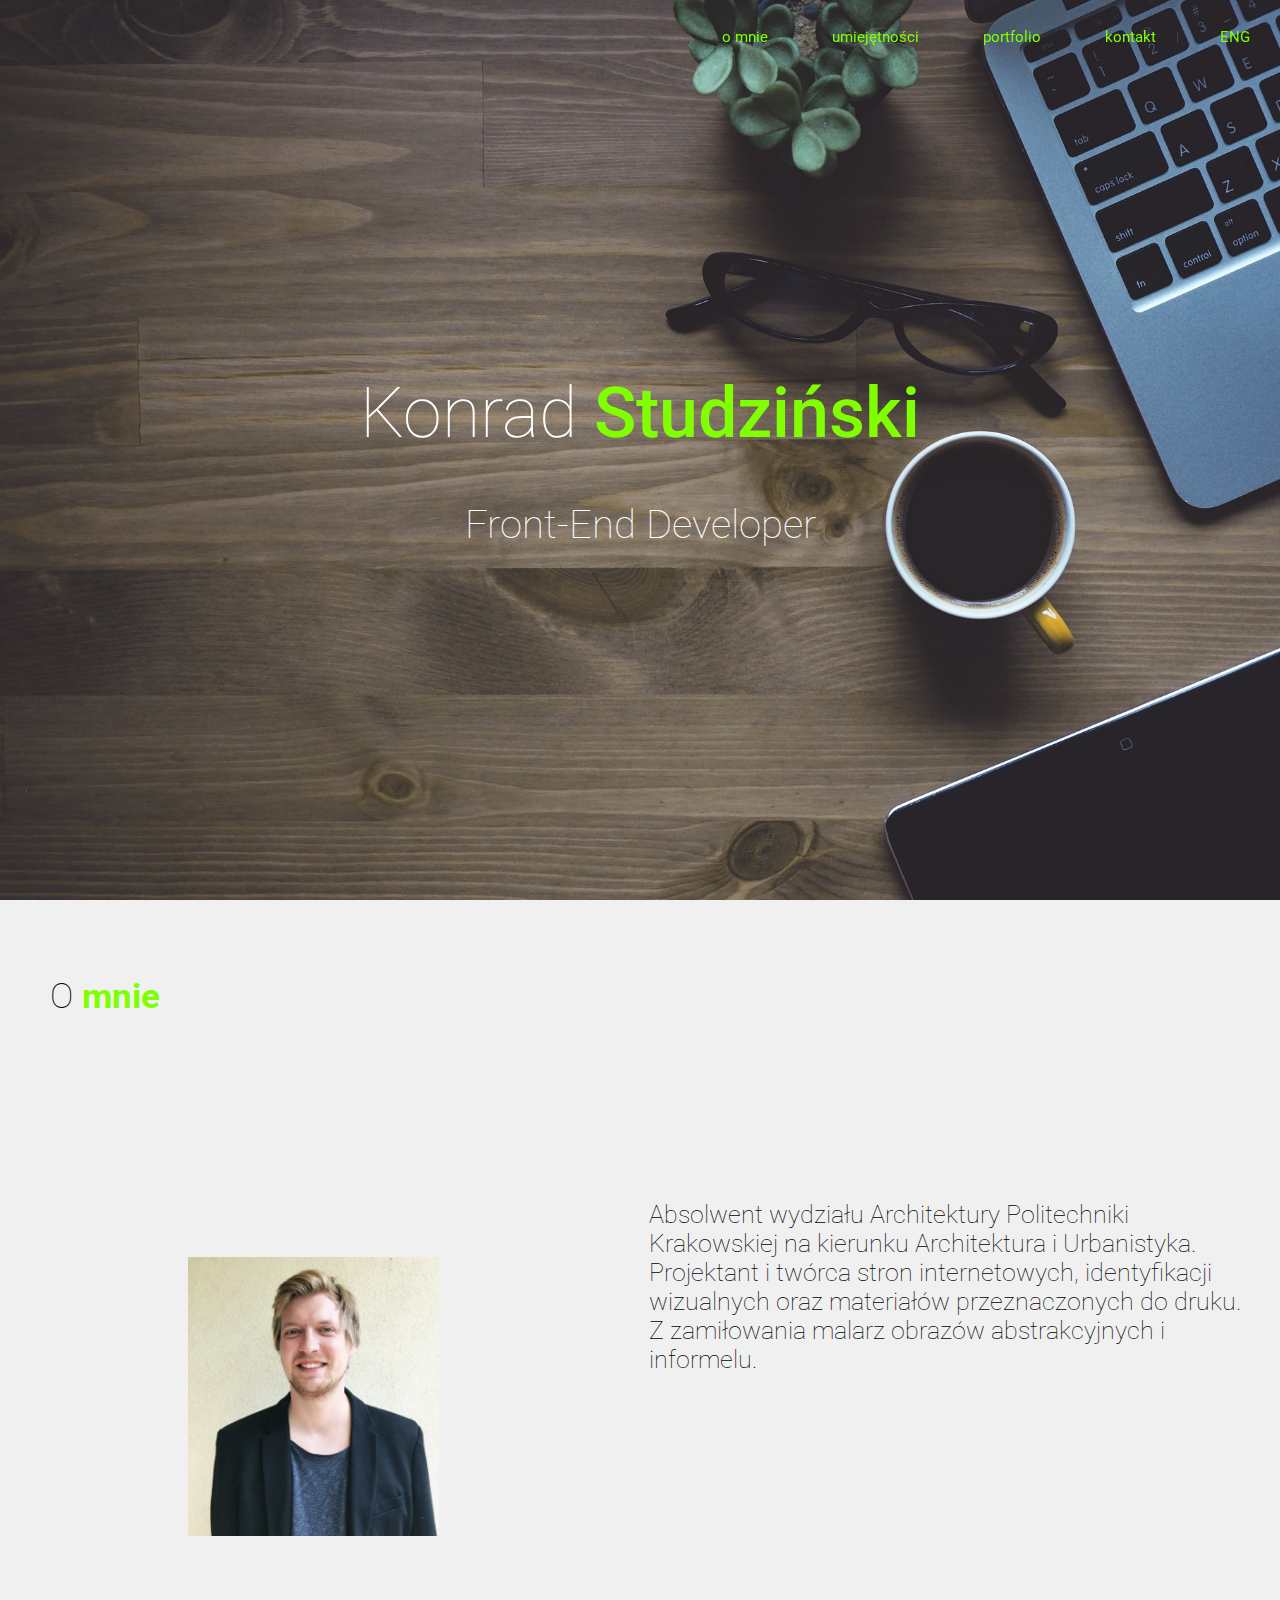
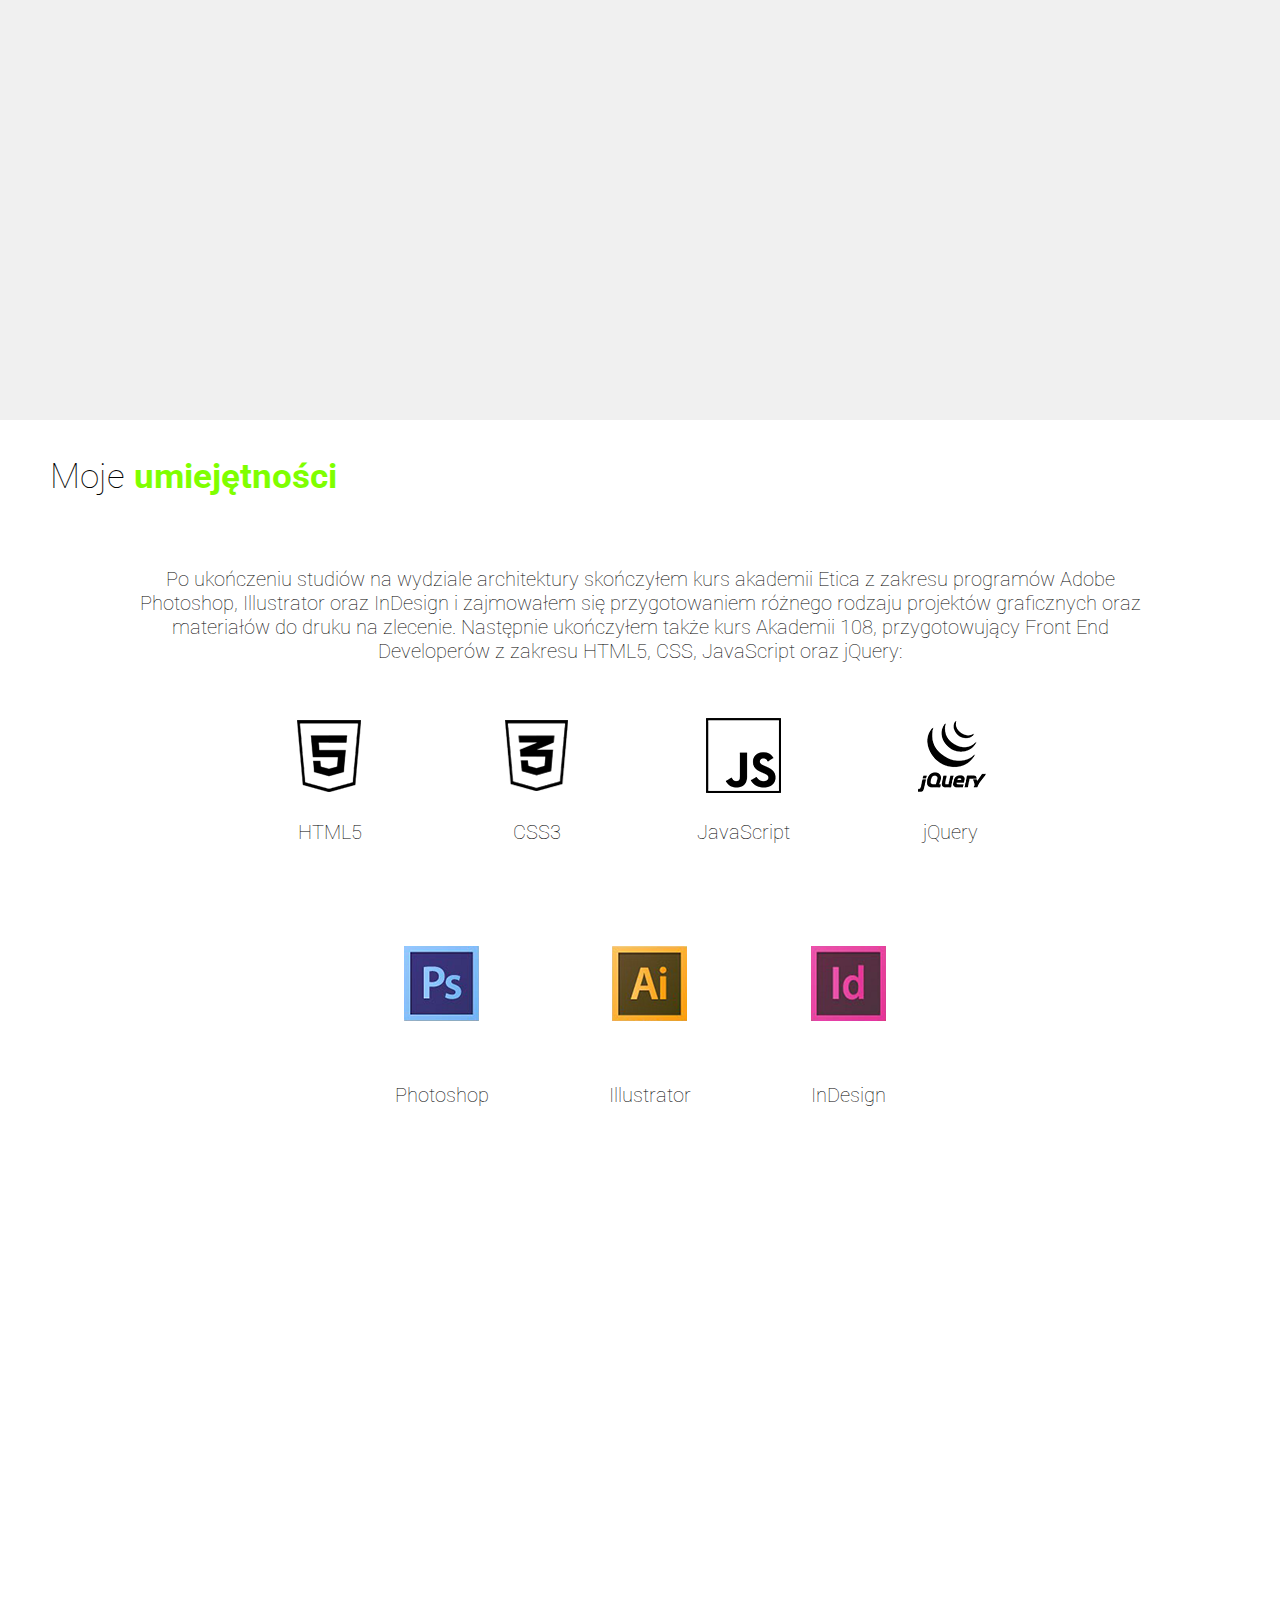
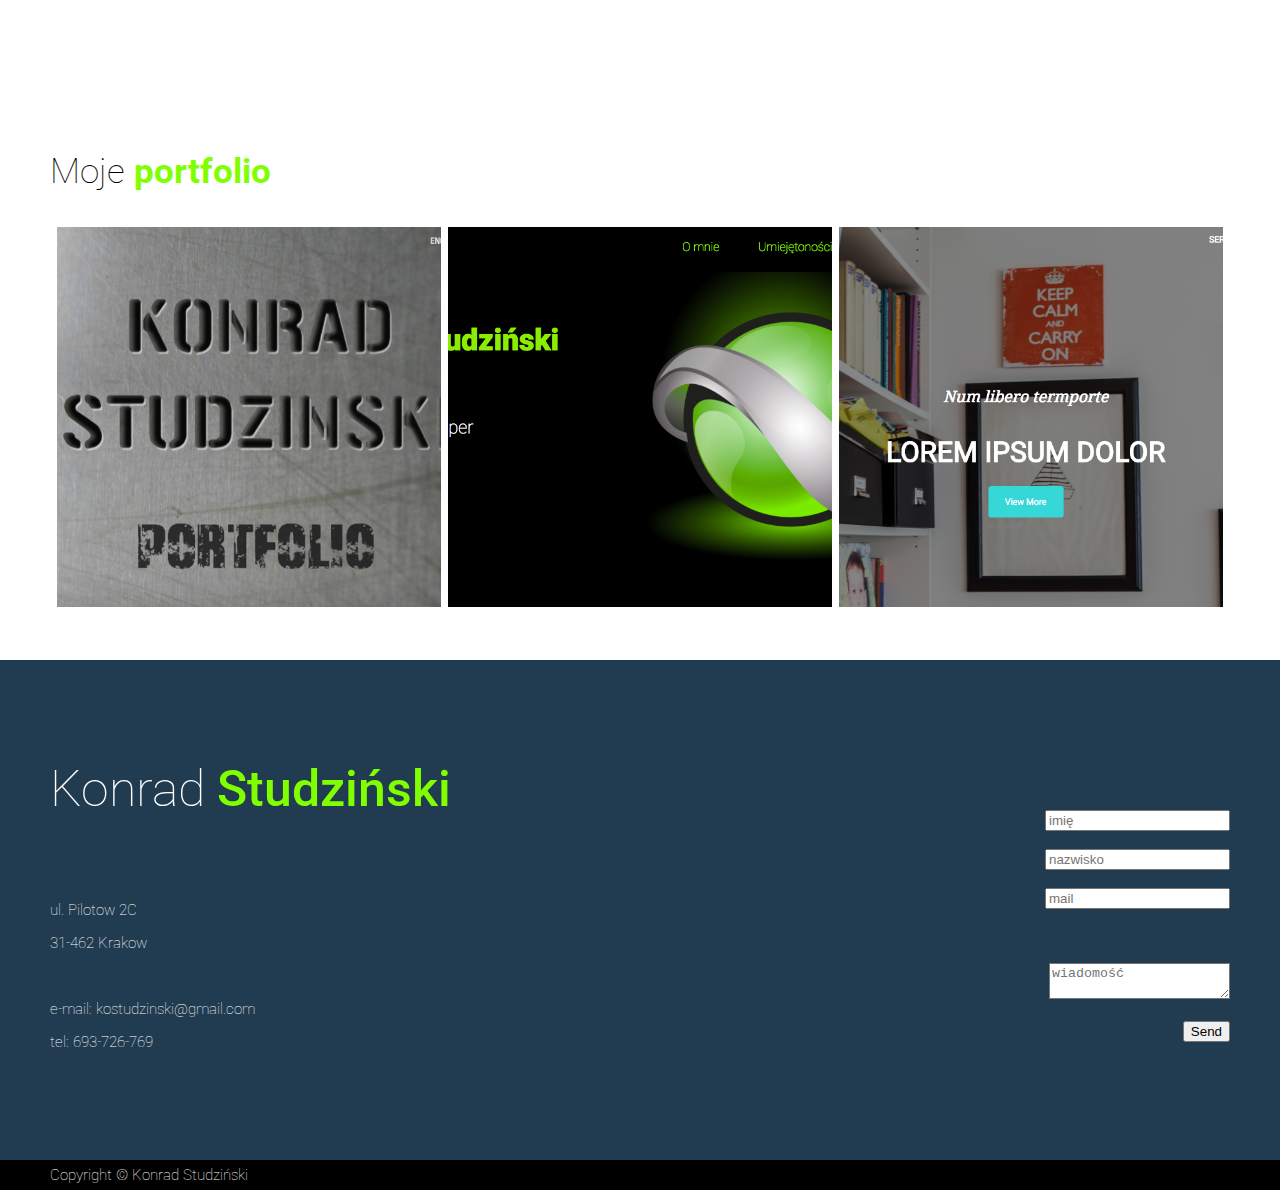
<file: index.html>
<!DOCTYPE html>
<html lang="pl">

<head>

    <meta charset="UTF-8">
    <title>Konrad S</title>

    <link href="https://fonts.googleapis.com/css?family=Lato:100,100i,300,300i,400,400i,700,700i,900,900i|Roboto:100,100i,300,300i,400,400i,500,500i,700,700i,900,900i&amp;subset=latin-ext" rel="stylesheet">

    <link rel="stylesheet" href="font-awesome/css/font-awesome.min.css">

    <link rel="stylesheet" href="css/style.css">

    <meta name="viewport" content="width=device-width">

    <link rel="stylesheet" href="css/responsive.css">

</head>

<body>


    <nav class="nav">
        <label for="drop" class="toggle">menu</label>
        <input type="checkbox" id="drop">
        <ul class="list">
            <li> <a href="#about-me">o mnie</a></li>
            <li> <a href="#my-skills">umiejętności</a></li>
            <li> <a href="#portfolio">portfolio</a></li>
            <li> <a href="#contact">kontakt</a></li>
            <li> <a href="eng.html">ENG</a></li>
        </ul>
    </nav>

    <header>
        <div id="center">
            <h1 id="first"><span>Konrad</span> Studziński</h1>
            <h2>Front-End Developer</h2>
        </div>
    </header>
    <section id="about-me">
        <h3><span class="color">O</span> mnie</h3>

        <div class="container">
            <div id="photo">
                <img id="img" src="css/portfolio-grafiki/img/zdjecie.jpg" alt="jan-nowak">
            </div>
        </div>
        <div class="container top10">
            <div id="text"><br><br>
                <p>Absolwent wydziału Architektury Politechniki Krakowskiej na kierunku Architektura i Urbanistyka. Projektant i twórca stron internetowych, identyfikacji wizualnych oraz materiałów przeznaczonych do druku. Z zamiłowania malarz obrazów abstrakcyjnych i informelu.</p>
            </div>
        </div>

    </section>

    <section id="my-skills">
        <h3><span class="color">Moje</span> umiejętności</h3>

        <div class="tech-name">
            <p class="text-skills">Po ukończeniu studiów na wydziale architektury skończyłem kurs akademii Etica z zakresu programów Adobe Photoshop, Illustrator oraz InDesign i zajmowałem się przygotowaniem różnego rodzaju projektów graficznych oraz materiałów do druku na zlecenie. Następnie ukończyłem także kurs Akademii 108, przygotowujący Front End Developerów z zakresu HTML5, CSS, JavaScript oraz jQuery:</p>
        </div><br>

        <div id="boxes">

            <div id="boxin">
                <div class="boxesin">
                    <div class="box">
                        <img src="css/portfolio-grafiki/icons/html5.png" alt="HTML"><br>
                        <p class="tech-name">HTML5</p>
                    </div>
                    <div class="box">
                        <img src="css/portfolio-grafiki/icons/css3.png" alt="HTML"><br>
                        <p class="tech-name">CSS3</p>
                    </div>
                </div>
                <div class="boxesin">
                    <div class="box">
                        <img src="css/portfolio-grafiki/icons/js.png" alt="HTML"><br>
                        <p class="tech-name">JavaScript</p>
                    </div>
                    <div class="box">
                        <img src="css/portfolio-grafiki/icons/jquery.png" alt="HTML"><br>
                        <p class="tech-name">jQuery</p>
                    </div>
                </div>
            </div>
            <div class="adobe-box">
                <div class="adobe">
                    <img src="css/portfolio-grafiki/ps.png" alt="photoshop"><br><br>
                    <p class="tech-name">Photoshop</p>
                </div>
                <div class="adobe">
                    <img src="css/portfolio-grafiki/ill.png" alt="illustrator"><br><br>
                    <p class="tech-name">Illustrator</p>
                </div>
                <div class="adobe">
                    <img src="css/portfolio-grafiki/in.png" alt="indesign"><br><br>
                    <p class="tech-name">InDesign</p>
                </div>
            </div>
        </div>


    </section>

    <section id="portfolio">
        <h3><span class="color">Moje</span> portfolio</h3>

        <div id="boxin1">
            <div id="box1" class="portfolio">
                <div class="back">
                    <div class="border">
                        <h3 class="head">Strona WWW</h3>
                        <p class="article">Strona przygotowana po kursie Akadademii 108, jako wstępne portfolio artystyczne, utworzona przy użyciu technologii HTML5, CSS, JavaScript i jQuery</p><br>
                        <a target="_blank" href="https://kostudzinski.github.io/moje-portfolio/"><i class="fa fa-2x fa-link"></i></a>
                    </div>
                </div>
            </div>
            <div id="box2" class="portfolio">
                <div class="back">
                    <div class="border">
                        <h3 class="head">Strona WWW</h3>
                        <p class="article">Strona przygotowana po kursie Akadademii 108, jako wstępne portfolio, utworzona przy użyciu technologii HTML5, CSS, JavaScript i jQuery</p><br>
                        <a target="_blank" href="https://kostudzinski.github.io/moja_strona/"><i class="fa fa-2x fa-link"></i></a> </div>
                </div>
            </div>
            <div id="box3" class="portfolio">
                <div class="back">
                    <div class="border">
                        <h3 class="head">Strona WWW</h3>
                        <p class="article">Strona przygotowana na kursie Akadademii 108, jako przykładowa strona, utworzona przy użyciu technologii HTML5, CSS, jQuery oraz Bootstrap</p><br>
                        <a target="_blank" href="https://kostudzinski.github.io/Bootstrap-website-/"><i class="fa fa-2x fa-link"></i></a>
                    </div>
                </div>
            </div>
        </div>
    </section>

    <section id="contact">
        <div id="footerback">
            <div id="data">
                <p id="my-name"><span>Konrad</span> Studziński</p><br>
                <p>ul. Pilotow 2C</p>
                <p>31-462 Krakow</p><br>
                <p>e-mail: kostudzinski@gmail.com</p>
                <p>tel: 693-726-769</p>
            </div>
            <form id=form action="https://formspree.io/kostudzinski@gmail.com" method="POST">
                <input type="text" name="user-name" placeholder="imię"><br><br>

                <input type="text" name="user-surname" placeholder="nazwisko"><br><br>

                <input type="email" name="mail" placeholder="mail"><br><br><br><br>

                <textarea maxlength="600" name="message" placeholder="wiadomość"></textarea><br><br>

                <input type="submit" value="Send">
            </form>


        </div>

    </section>

    <footer>
        <div id="copyright">Copyright © Konrad Studziński</div>
    </footer>

    <script src="js/jquery-3.2.1.min.js"></script>
    <script src="js/main.js"></script>

</body>

</html>
</file>
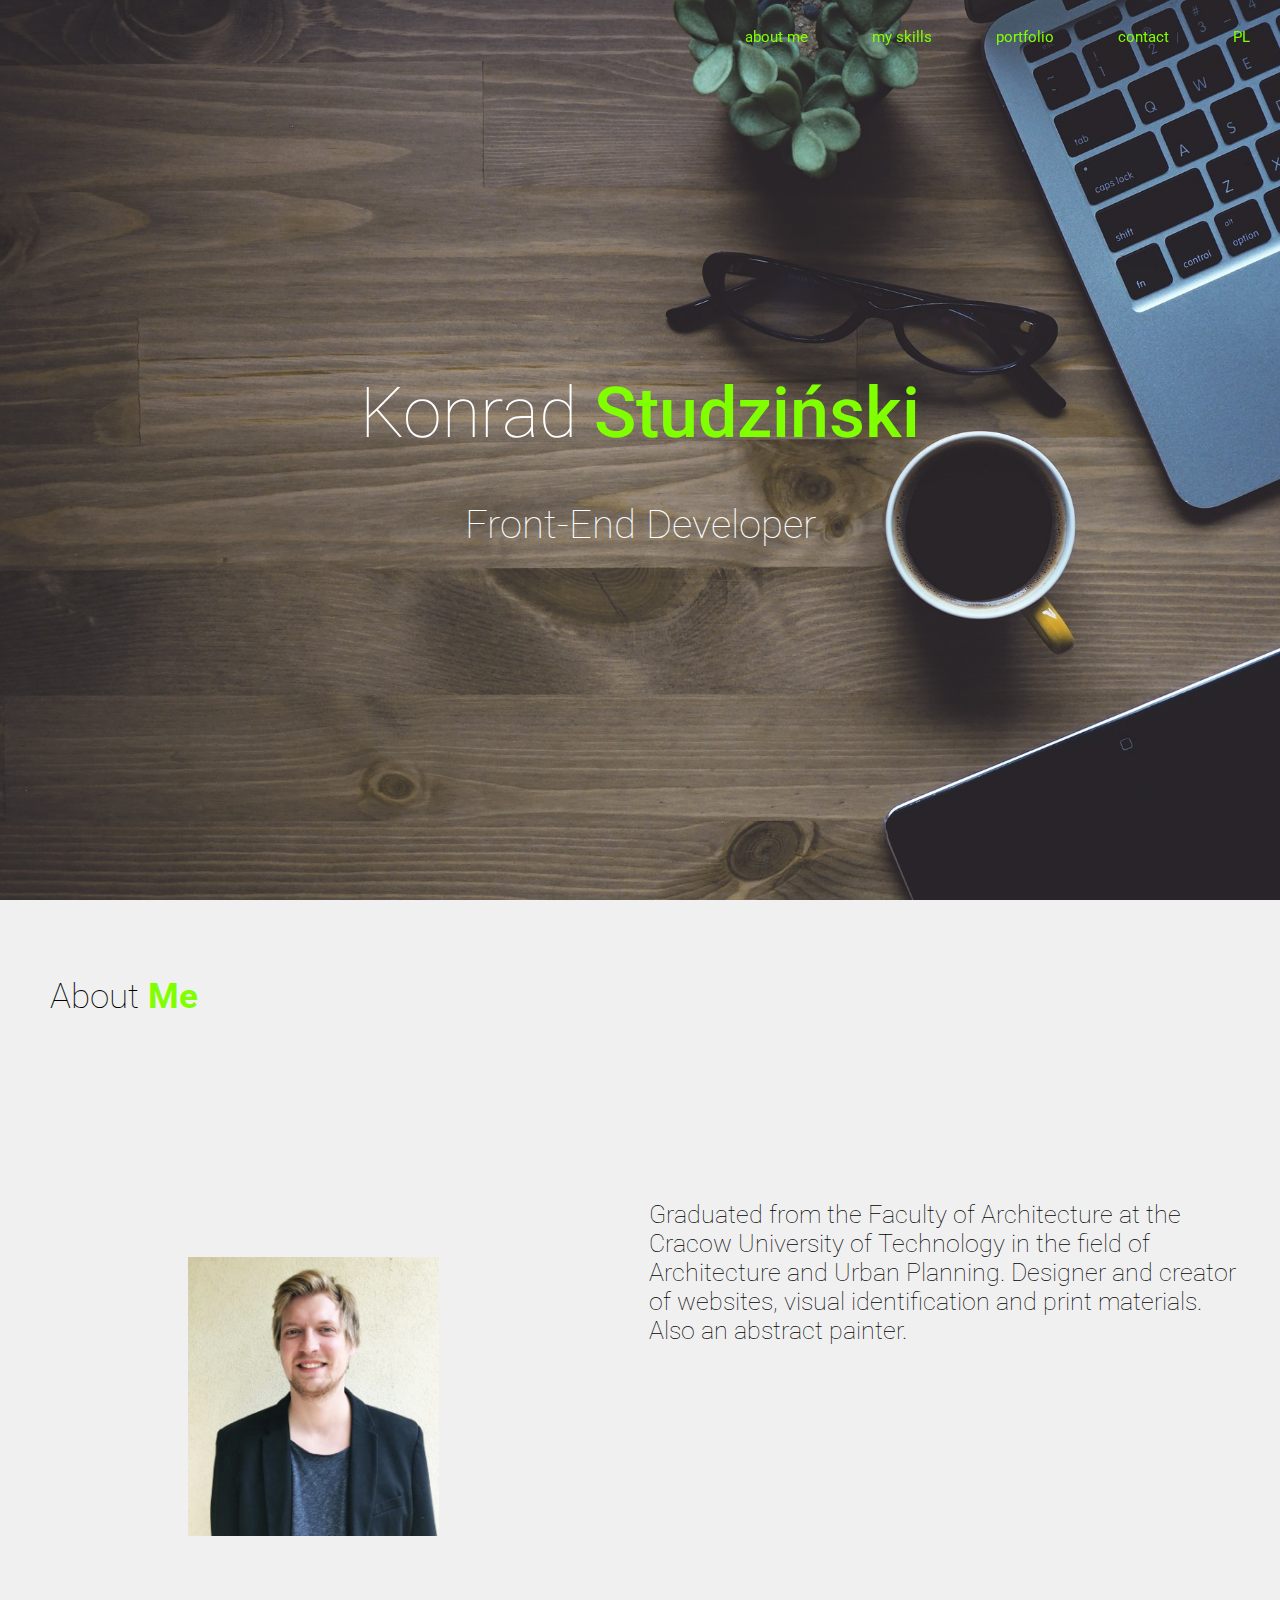
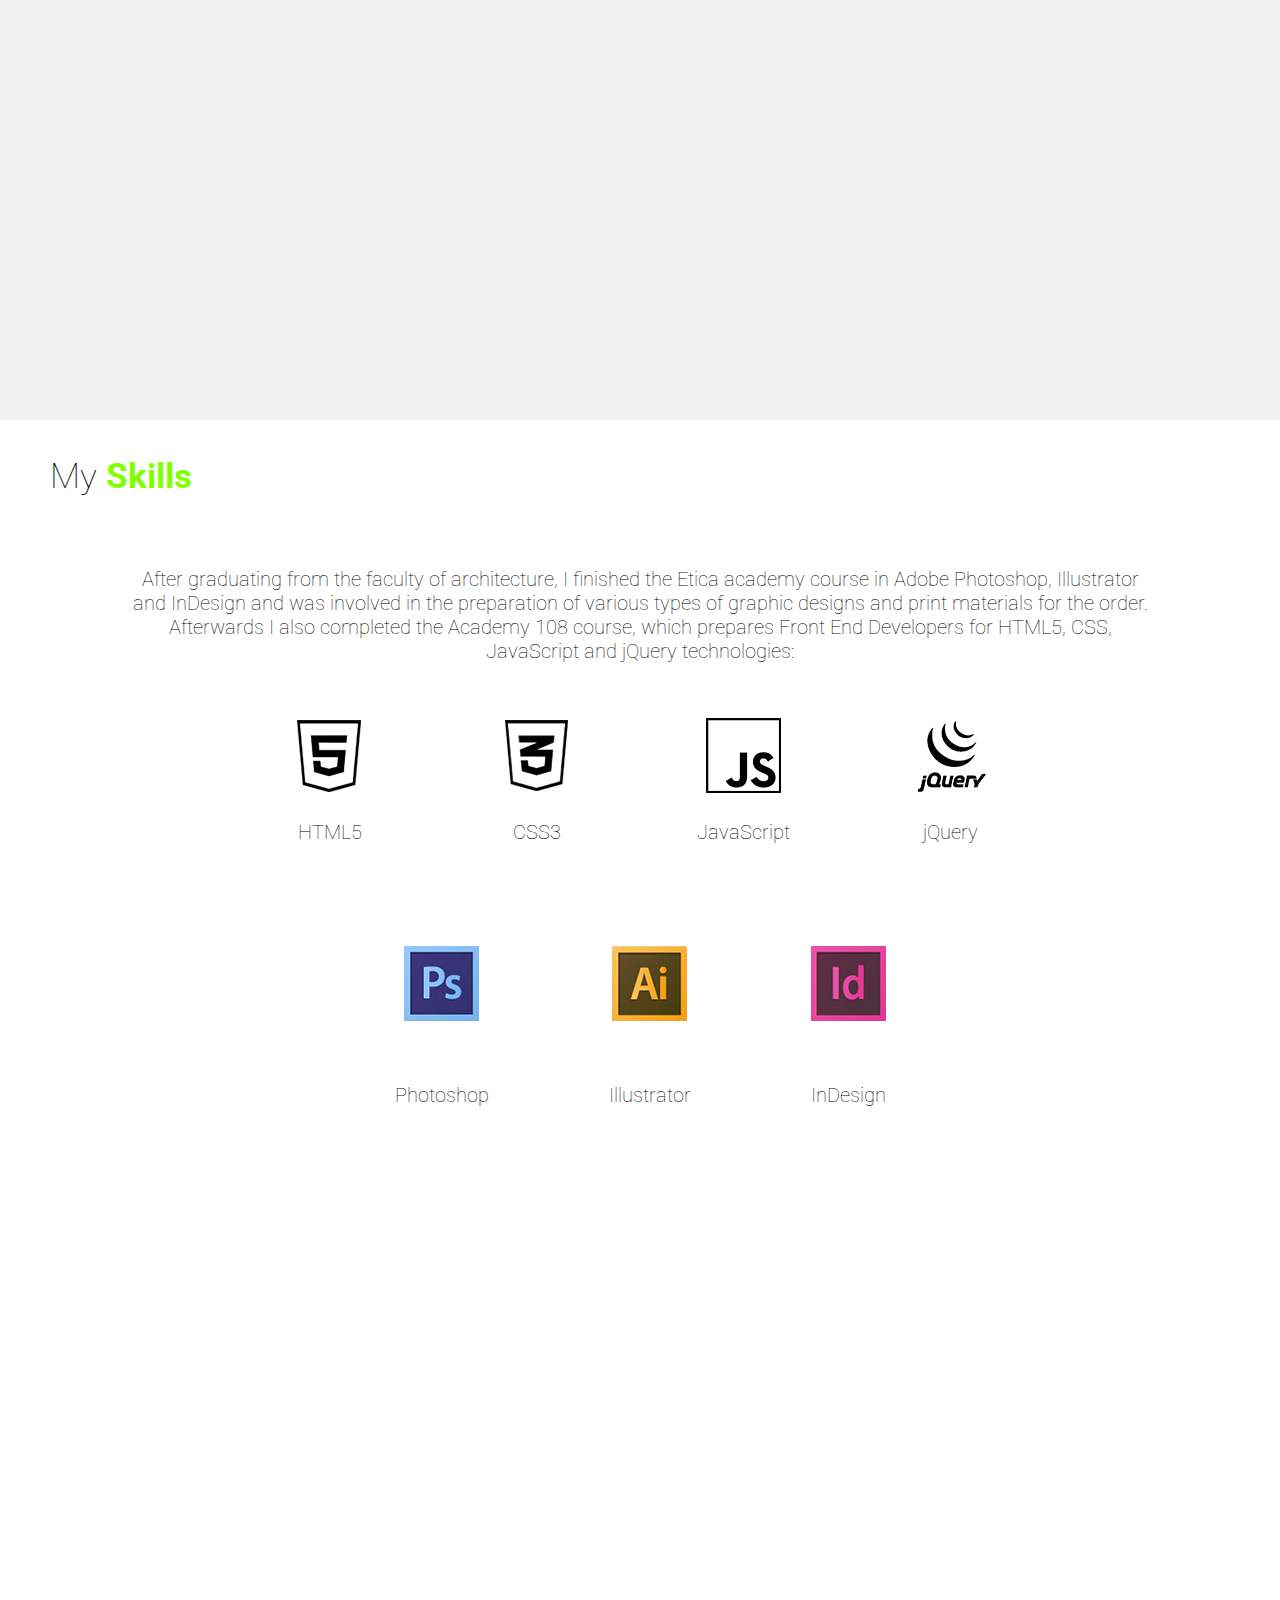
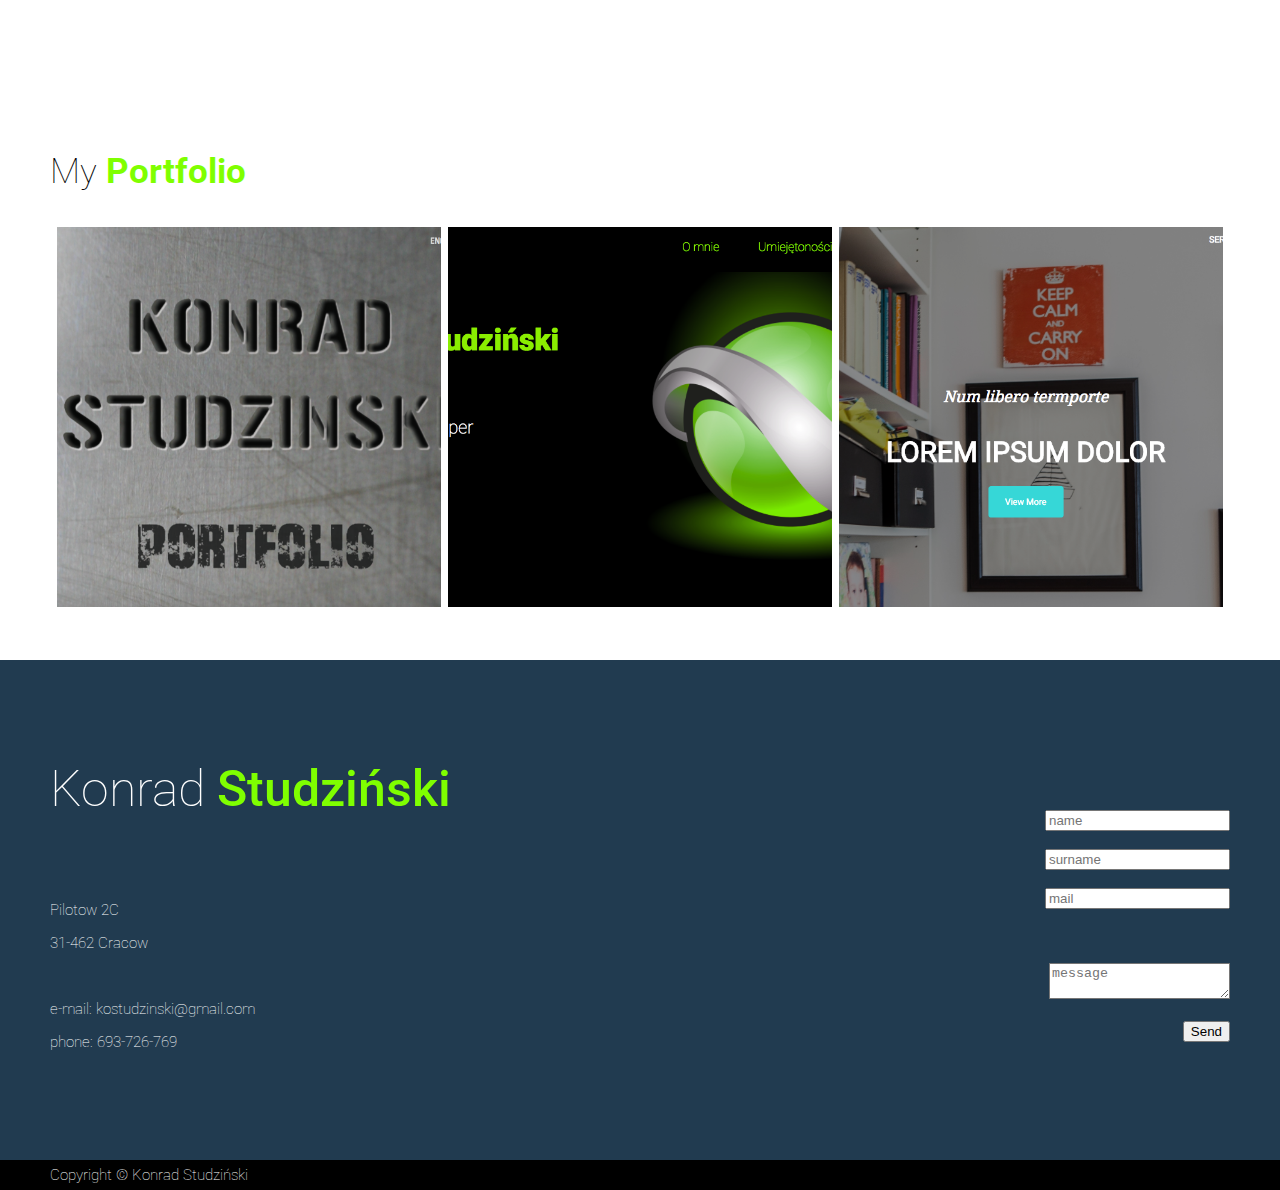
<file: eng.html>
<!DOCTYPE html>
<html lang="en">

<head>

    <meta charset="UTF-8">
    <title>Konrad S</title>

    <link href="https://fonts.googleapis.com/css?family=Lato:100,100i,300,300i,400,400i,700,700i,900,900i|Roboto:100,100i,300,300i,400,400i,500,500i,700,700i,900,900i&amp;subset=latin-ext" rel="stylesheet">

    <link rel="stylesheet" href="font-awesome/css/font-awesome.min.css">

    <link rel="stylesheet" href="css/style.css">

    <meta name="viewport" content="width=device-width">

    <link rel="stylesheet" href="css/responsive.css">

</head>

<body>


    <nav class="nav">
        <label for="drop" class="toggle">menu</label>
        <input type="checkbox" id="drop">
        <ul class="list">
            <li> <a href="#about-me">about me</a></li>
            <li> <a href="#my-skills">my skills</a></li>
            <li> <a href="#portfolio">portfolio</a></li>
            <li> <a href="#contact">contact</a></li>
            <li> <a href="index.html">PL</a></li>
        </ul>
    </nav>

    <header>
        <div id="center">
            <h1 id="first"><span>Konrad</span> Studziński</h1>
            <h2>Front-End Developer</h2>
        </div>
    </header>
    <section id="about-me">
        <h3><span class="color">About</span> Me</h3>

        <div class="container">
            <div id="photo">
                <img id="img" src="css/portfolio-grafiki/img/zdjecie.jpg" alt="jan-nowak">
            </div>
        </div>
        <div class="container top10">
            <div id="text"><br><br>
                <p>Graduated from the Faculty of Architecture at the Cracow University of Technology in the field of Architecture and Urban Planning. Designer and creator of websites, visual identification and print materials. Also an abstract painter.</p>
            </div>
        </div>

    </section>

    <section id="my-skills">
        <h3><span class="color">My</span> Skills</h3>

        <div class="tech-name">
            <p class="text-skills">After graduating from the faculty of architecture, I finished the Etica academy course in Adobe Photoshop, Illustrator and InDesign and was involved in the preparation of various types of graphic designs and print materials for the order. Afterwards I also completed the Academy 108 course, which prepares Front End Developers for HTML5, CSS, JavaScript and jQuery technologies:</p>
        </div><br>

        <div id="boxes">

            <div id="boxin">
                <div class="boxesin">
                    <div class="box">
                        <img src="css/portfolio-grafiki/icons/html5.png" alt="HTML"><br>
                        <p class="tech-name">HTML5</p>
                    </div>
                    <div class="box">
                        <img src="css/portfolio-grafiki/icons/css3.png" alt="HTML"><br>
                        <p class="tech-name">CSS3</p>
                    </div>
                </div>
                <div class="boxesin">
                    <div class="box">
                        <img src="css/portfolio-grafiki/icons/js.png" alt="HTML"><br>
                        <p class="tech-name">JavaScript</p>
                    </div>
                    <div class="box">
                        <img src="css/portfolio-grafiki/icons/jquery.png" alt="HTML"><br>
                        <p class="tech-name">jQuery</p>
                    </div>
                </div>
            </div>
            <div class="adobe-box">
                <div class="adobe">
                    <img src="css/portfolio-grafiki/ps.png" alt="photoshop"><br><br>
                    <p class="tech-name">Photoshop</p>
                </div>
                <div class="adobe">
                    <img src="css/portfolio-grafiki/ill.png" alt="illustrator"><br><br>
                    <p class="tech-name">Illustrator</p>
                </div>
                <div class="adobe">
                    <img src="css/portfolio-grafiki/in.png" alt="indesign"><br><br>
                    <p class="tech-name">InDesign</p>
                </div>
            </div>
        </div>


    </section>

    <section id="portfolio">
        <h3><span class="color">My</span> Portfolio</h3>

        <div id="boxin1">
            <div id="box1" class="portfolio">
                <div class="back">
                    <div class="border">
                        <h3 class="head">Website</h3>
                        <p class="article">A website prepared after the Academy 108 course as an artistic portfolio, created using HTML5, CSS, JavaScript and jQuery technology</p><br>
                        <a target="_blank" href="https://kostudzinski.github.io/moje-portfolio/"><i class="fa fa-2x fa-link"></i></a>
                    </div>
                </div>
            </div>
            <div id="box2" class="portfolio">
                <div class="back">
                    <div class="border">
                        <h3 class="head">Website</h3>
                        <p class="article">A website prepared after the Academy 108 course as an initial portfolio, created using HTML5, CSS, JavaScript and jQuery technology</p><br>
                        <a target="_blank" href="https://kostudzinski.github.io/moja_strona/"><i class="fa fa-2x fa-link"></i></a> </div>
                </div>
            </div>
            <div id="box3" class="portfolio">
                <div class="back">
                    <div class="border">
                        <h3 class="head">Website</h3>
                        <p class="article">A website prepared at the Academy 108 course as an example, created using HTML5, CSS, JavaScript, jQuery and Bootstrap technology</p><br>
                        <a target="_blank" href="https://kostudzinski.github.io/Bootstrap-website-/"><i class="fa fa-2x fa-link"></i></a>
                    </div>
                </div>
            </div>
        </div>
    </section>

    <section id="contact">
        <div id="footerback">
            <div id="data">
                <p id="my-name"><span>Konrad</span> Studziński</p><br>
                <p>Pilotow 2C</p>
                <p>31-462 Cracow</p><br>
                <p>e-mail: kostudzinski@gmail.com</p>
                <p>phone: 693-726-769</p>
            </div>
            <form id=form action="https://formspree.io/kostudzinski@gmail.com" method="POST">
                <input type="text" name="user-name" placeholder="name"><br><br>

                <input type="text" name="user-surname" placeholder="surname"><br><br>

                <input type="email" name="mail" placeholder="mail"><br><br><br><br>

                <textarea maxlength="600" name="message" placeholder="message"></textarea><br><br>

                <input type="submit" value="Send">
            </form>


        </div>

    </section>

    <footer>
        <div id="copyright">Copyright © Konrad Studziński</div>
    </footer>

    <script src="js/jquery-3.2.1.min.js"></script>
    <script src="js/main.js"></script>

</body>

</html>
</file>
<file: css/style.css>
body {
    font-family: 'Roboto', sans-serif;
    font-size: 30px;
    margin: 0;
}

/*nawigacje*/


.nav {
    width: 100%;
    opacity: 1;

}

#menulist {
    height: 10px;
    opacity: 1;
}

.list {
    width: 100%;
    font-size: 15px;
    color: white;
    list-style: none;
    margin: 0;
    padding: 0;
    display: inline-block;
    position: fixed;
    text-align: right;
    line-height: 75px;
    z-index: 10;
    opacity: 1;
    transition: 0.5s;
}

.nav-bar-color {
    background-color: darkgrey;
    color: chartreuse;

}

.toggle, [id=drop]{
    display: none;
}



/*linki*/


a {
    color: chartreuse;
    text-decoration: none;
    transition: 0.5s;
}

a:link {
    color: chartreuse;
}

a:visited {
    color: chartreuse;
}

a:hover {
    color: aqua;

}

a:active {
    color: cadetblue;
}

li {
    display: inline;
    padding: 30px;
}

/*naglowek*/


header {
    text-align: center;
    width: 100%;
    height: 100vh;
    background-image: 
    url('portfolio-grafiki/img/header-background.jpg');
    background-size: cover;
    background-position: center;
    background-repeat: no-repeat;
    position: relative;
     
}

#center {
    position: absolute;
    margin: auto;
    width: 100%;
    height: 250px;
    left: 0;
    right: 0;
    top: 0;
    bottom: 0;
    
}

h1 {
    color: chartreuse;
    font-weight: 500;
    font-size: 70px;
 
}

span {
    color: white;
    font-weight: 100;
    
}

h2 {
    color: white;
    font-weight: 100;
    font-size: 40px; 
    text-align: center;
}

/*sekcja 1: o mnie*/


#about-me {
    padding-top: 40px;
    width: 100%;
    height: 120vh;
    background-color: #f0f0f0;
    
}

#header {
    font-size: 30px;
    color: chartreuse;
    text-align: center;
}

h3 {
    color: chartreuse;
    padding-left: 50px;
}

.color {
    color: black;
    font-weight: 100;
}

.container {
    width: 49%;
    height: 100vh;
    position: relative;
    display:inline-block;
    top: 50px;
    
}

#photo {
    width: 40%;
    height: 60vh;
    position: absolute;
    left: 0;
    right: 0;
    top: -50px;
    bottom: 0;
    margin: auto;
    display: inline;
    
}

#img {
    width: 100%;
}

#text { 
    width: 100%;
    height: 70vh;
    font-size: 25px;
    font-weight: 100;
    float: left;
    background-color: #f0f0f0;
    display: inline;
}

div#text p {
    background-color: #f0f0f0;
}

.top10 {
    top: 50px;
    padding: 15px;
    box-sizing: border-box;
}

#br {
    display: none;
}

/*sekcja 2: umiejetnosci*/


#my-skills {
    height: 140vh;
}

#boxes {
    width: 100%;
    height: 50vh;    
    text-align: center;
    top: 50px;
}

.boxesin {
    display: inline-block;
}

.boxin {
    width: 100%;
    height: 40vh;
    text-align: center;
}

.box {
    display: inline-block;
    width: 200px;
    height: 100px;
    top: 0;    
    left: 0;
    right: 0;
    bottom: 0;
    margin: auto;  
    text-align: center;
}

.tech-name {
    font-size: 20px;
    font-weight: 100;
}

.text-skills {
    margin-top: 70px;
    margin-left: 130px;
    margin-right: 130px;
    text-align: center;
}

.adobe-box {
    display: inline-flex;
}

.adobe {
    padding-top: 100px;
    padding-left: 60px;
    padding-right: 60px;
}

/*sekcja 3: portfolio*/

.portfolio {
    display: inline-block;
    width: 30%;
    height: 380px;
    background-position: center;
    background-size: cover;
    overflow: hidden;
    transition: all 3s ease-in-out;
    position: relative;
    text-align: center;
}


#box1 {
    background-image: 
    url('portfolio-grafiki/img/1.png');
}

#box2 {
    background-image: 
    url('portfolio-grafiki/img/2.png');

}

#box3 {
    background-image: 
    url('portfolio-grafiki/img/3.png');
}

#box1:hover {
    opacity: 50%;
}

#box2:hover {
    opacity: 50%;
}

#box3:hover {
    opacity: 50%;
}

#boxin1 {
    width: 100%;
    height: 80vh;
    text-align: center;
}

.back {
    top: 0;
    left: 0;
    width: 100%;
    height: 100%;
    background-color: rgba(42, 61, 79, 0.8);
    position: absolute;
    opacity: 0;
    transition: all 1s;
}

.back:hover {
    opacity: 1;
}

.border {
    width: 90%;
    height: 90%;
    top: 5%;
    left: 5%;
    border: 1px solid white;
    position: absolute;
    text-align: center;
    margin: auto;
    padding: 10px;
    box-sizing: border-box;
}

#portfolio {
    height: 500px;
}

.head {
    font-size: 30px;
    color: white;
    font-weight: 200;
    text-align: center;
    padding: 0;
    
}

.article {
    font-size: 20px;
    color: white;
    font-weight: 100;
    
}

/*sekcja 4: kontakt*/




#contact {
    margin-top: 10px;
    height: 500px;
}

#footerback {
    color: white;
    font-size: 15px;
    font-weight: 100;
    width: 100%;
    height: 500px;
    background-color: #213b50;
    padding: 50px;
    position: relative;
    display: inline-block;
    box-sizing: border-box;
}

#my-name {
    color: chartreuse;
    font-size: 50px;
    font-weight: 500;
}

#data {
    display: inline-block;
}

#form {
    margin-top: 100px;
    float: right;
    text-align: right;
    display: inline-block;

}

textarea {
    background-color: #fff;
}


input[type]:focus {
    background-color: azure;
    color: black;
    border: 2px solid #fff;
    
}
 textarea:focus {
    background-color: azure;
    color: black; 
    border: 2px solid #fff;    
}

#copyright {
    width: auto;
    height: 30px;
    background-color: black;
    font-size: 15px;
    color: white;
    font-weight: 100;
    line-height: 30px;
    padding-left: 50px;
}

/*footer*/

footer {
    width: 100%;
}


#awesome {
    font-family: myFirstFont;
}
</file>
<file: css/responsive.css>
@media screen and (max-width: 1200px) {
    #sekcja1 {
        height: 185vh;
    }
    #box1,
    #box2 {
        width: 40%;
    }
    #box3 {
        display: block;
        text-align: center;
        width: 80.5%;
        margin-left: auto;
        margin-right: auto;
        background-repeat: no-repeat;
        background-size: 100%;
    }
    #sekcja2 {
        height: 150vh;
    }
    #sekcja3 {
        height: 1000px;
    }
    #form {
        left: 66%;
    }
}

@media screen and (max-width: 768px) {
    #sekcja1 {
        height: 250vh;
    }
    #div1 {
        display: block;
        width: 100%;
    }
    #box3,
    #box1,
    #box2 {
        display: block;
        text-align: center;
        width: 60%;
        margin-left: auto;
        margin-right: auto;
        background-repeat: no-repeat;
        background-size: auto;
    }
    #sekcja3 {
        height: 1200px;
    }
    #form {
        left: 0;
        float: none;
        display: block;
        text-align: center;
        padding: 40px;
    }
    #dane {
        display: block;
        text-align: center;
    }
    #kontakt {
        height: 850px;
    }
    #footerback {
        height: 850px;
    }
    .toggle {
        display: block;
        color: chartreuse;
        font-size: 20px;
    }
    .nav ul {
        display: none;
    }
    #drop:checked+ul {
        display: block;
    }
    .nav {
        text-align: right; 
        line-height: 75px;
        background-color: azure;
        padding-right: 50px;
        box-sizing: border-box;
        position: fixed;
        z-index: 20;
    }
    
    li {
        display: block;
        height: 20px;
        line-height: 20px;

        
    }
    
    .list {
        background-color: rgba(240, 255, 255, 0.5);

    }
    

        
    
    
}
</file>
